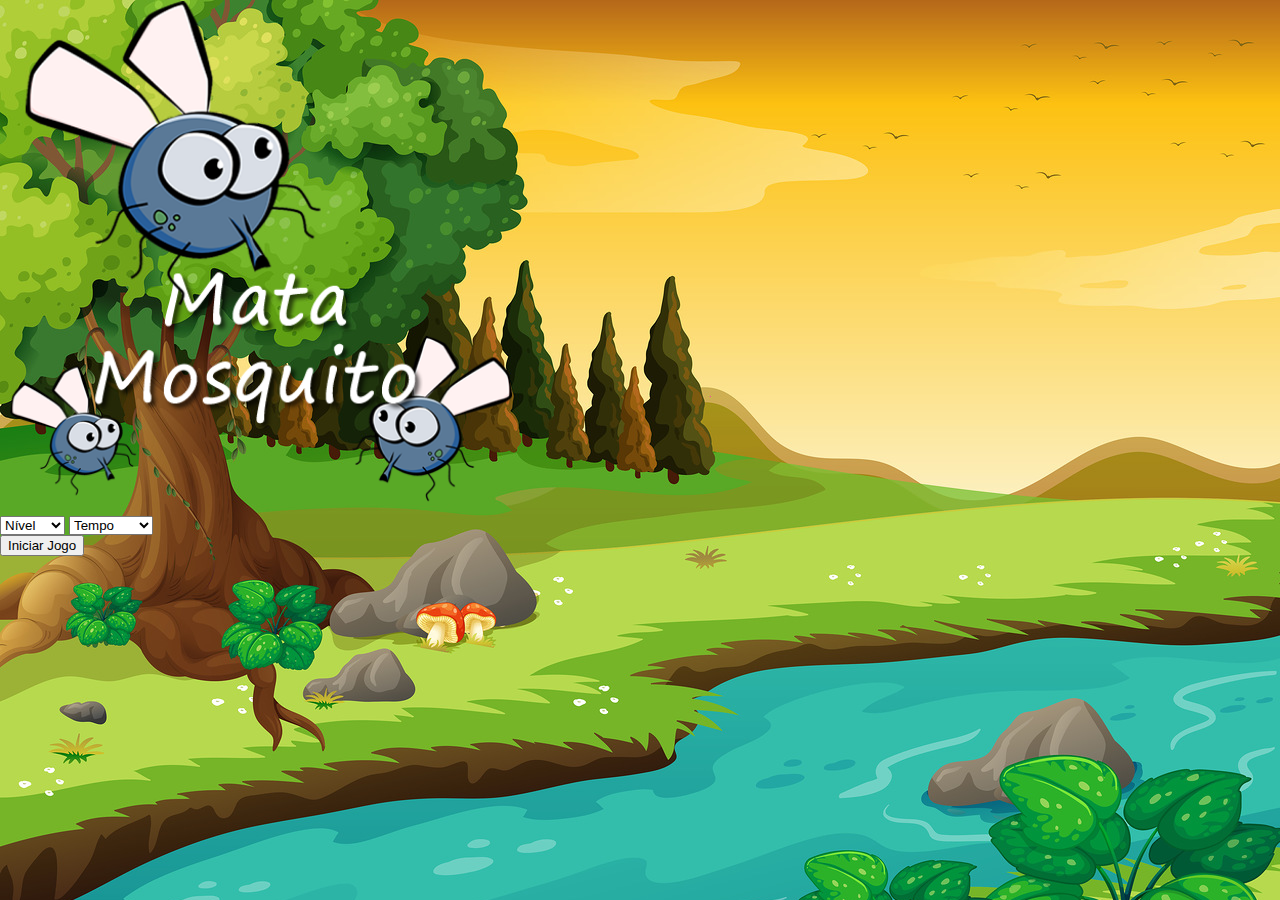
<file: pages/index.html>
<!DOCTYPE html>
<html lang="pt-br">

<head>
    <meta charset="UTF-8">
    <meta name="viewport" content="width=device-width, initial-scale=1.0">
    <link href="https://cdn.jsdelivr.net/npm/bootstrap@5.3.2/dist/css/bootstrap.min.css" rel="stylesheet"
        integrity="sha384-T3c6CoIi6uLrA9TneNEoa7RxnatzjcDSCmG1MXxSR1GAsXEV/Dwwykc2MPK8M2HN" crossorigin="anonymous">
    <link rel="stylesheet" href="/style.css">
    <title>Mata Mosquito</title>
</head>

<body>

    <div class="container">
        <div class="row">
            <div class="col">
                <div class="d-flex justify-content-center">
                    <img src="/img/game.png" alt="">
                </div>
            </div>
        </div>

        <div class="row">
            <div class="col">
                <div class="d-flex justify-content-center">
                    <div class="mb-2">
                        <select name="nivel" id="nivel" class="form-control mb-2">
                            <option value="" class="text-center">Nível</option>
                            <option value="facil">Fácil</option>
                            <option value="normal">Normal</option>
                            <option value="dificil">Difícil</option>
                        </select>

                        <select name="tempoJogo" id="tempoJogo" class="form-control">
                            <option value="" class="text-center">Tempo</option>
                            <option value=30>30 s</option>
                            <option value=60>1 min</option>
                            <option value=90>1 min 30 s</option>
                        </select>
                    </div>
                </div>
            </div>
        </div>

        <div class="row">
            <div class="col">
                <div class="d-flex justify-content-center">
                    <button type="button" class="btn btn-danger btn-lg" onclick="iniciarPartida()">Iniciar Jogo</button>
                </div>
            </div>
        </div>
    </div>


    <script>
        function iniciarPartida() {
            var nivel = document.getElementById('nivel').value
            var tempoJogo = document.getElementById('tempoJogo').value

            if (nivel === '') {
                alert('Selecione um nivel para iniciar o jogo')
                return false;
            }

            window.location.href = '/pages/app.html?nivel=' + nivel + '&tempoJogo=' + tempoJogo

        }
    </script>
</body>

</html>
</file>
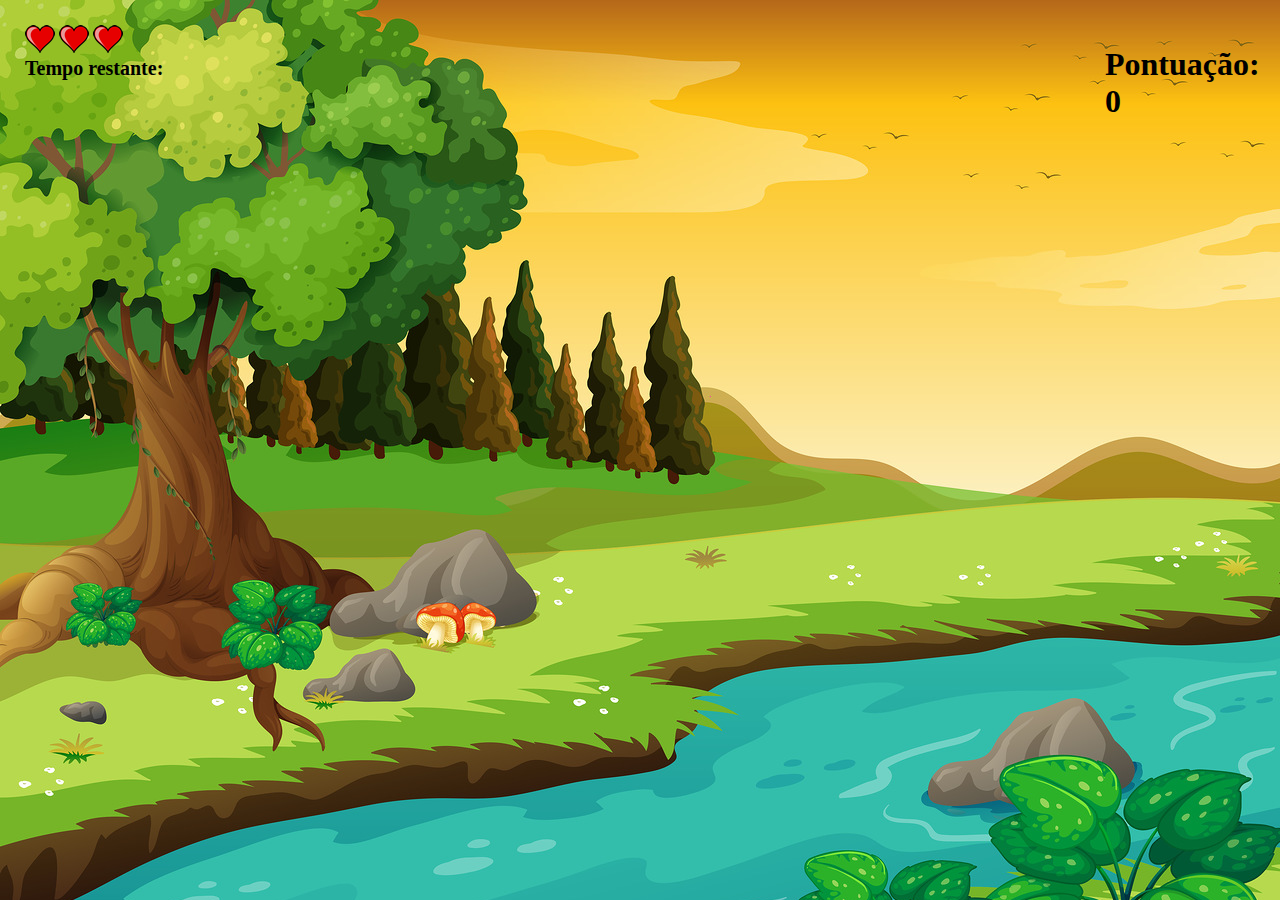
<file: pages/app.html>
<!DOCTYPE html>
<html lang="pt-br">

<head>
    <meta charset="UTF-8">
    <meta name="viewport" content="width=device-width, initial-scale=1.0">
    <link rel="stylesheet" href="/style.css">
    <script src="/jogo.js"></script>
    <title>App Mata Mosquito</title>
</head>

<body onresize="ajustaTamanho()">

    <div class="painel">
        <div class="vidas">
            <img id="v1" src="/img/coracao_cheio.png" alt="">
            <img id="v2" src="/img/coracao_cheio.png" alt="">
            <img id="v3" src="/img/coracao_cheio.png" alt="">
        </div>
        <div class="cronometro">
            Tempo restante: <span id="cronometro"></span>
        </div>
    </div>

    <div class="pontuacao">
        <h1> Pontuação: <span id="pontuacao"></span></h1>
    </div>


    <script>

        document.getElementById('cronometro').innerHTML = tempoJogo
        document.getElementById('pontuacao').innerHTML = 0

        var criaMosca = setInterval(function name(params) {
            posicaoMosquito();
        }, tempoMosca);

    </script>
</body>

</html>
</file>
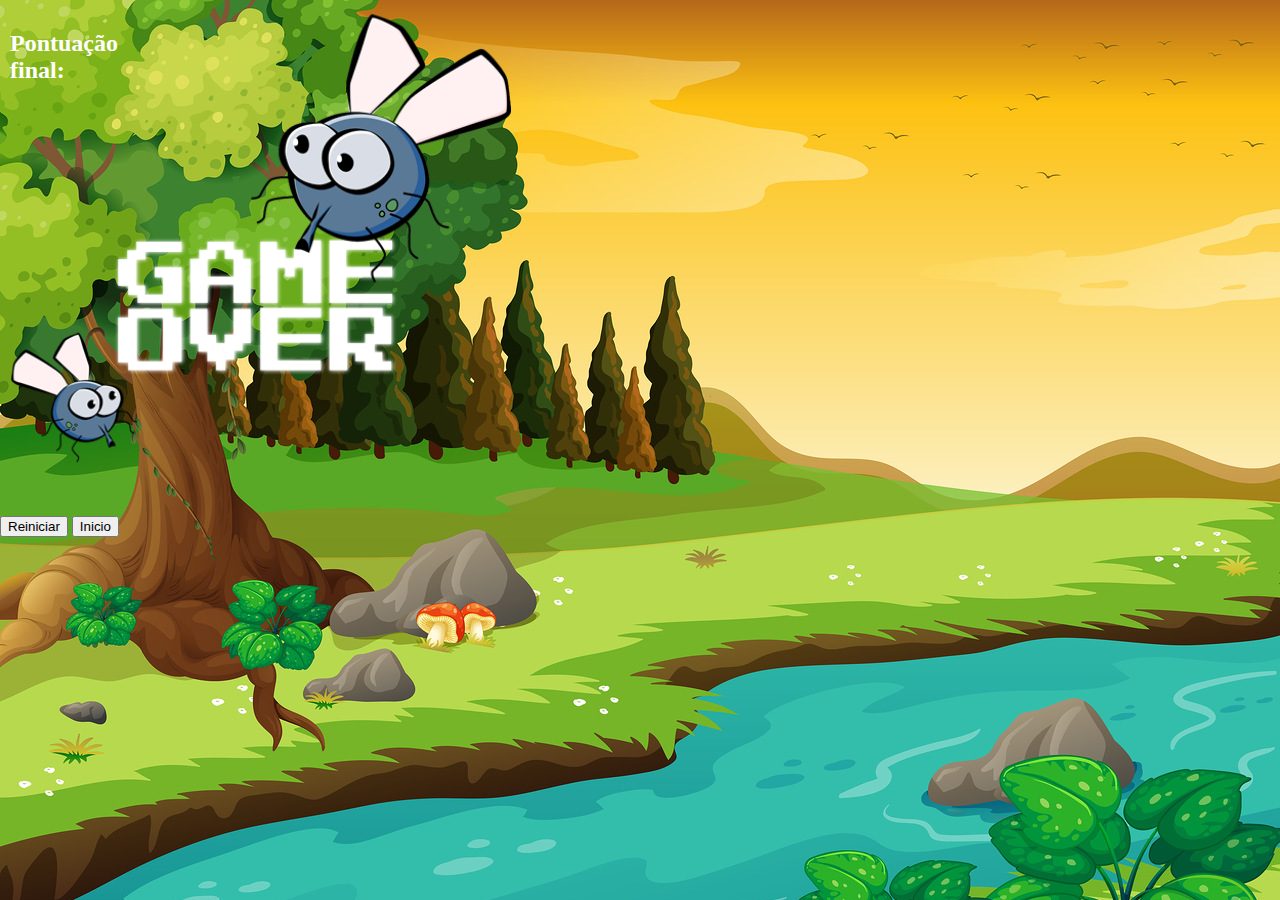
<file: pages/fim_de_jogo.html>
<!DOCTYPE html>
<html lang="pt-br">

<head>
    <meta charset="UTF-8">
    <meta name="viewport" content="width=device-width, initial-scale=1.0">
    <link href="https://cdn.jsdelivr.net/npm/bootstrap@5.3.2/dist/css/bootstrap.min.css" rel="stylesheet"
        integrity="sha384-T3c6CoIi6uLrA9TneNEoa7RxnatzjcDSCmG1MXxSR1GAsXEV/Dwwykc2MPK8M2HN" crossorigin="anonymous">
    <link rel="stylesheet" href="/style.css">
    <title>Game over</title>
</head>

<body>

    <div class="container">
        <div class="row">
            <div class="col">
                <div class="pontuacao_final">
                    <h2> Pontuação final: <span id="final"></span></h2>
                </div>
                <div class="d-flex justify-content-center">
                    <img src="/img/game_over.png" alt="">
                </div>
            </div>
        </div>

        <div class="row">
            <div class="col">
                <div class="d-flex justify-content-center">
                    <div class="d-flex flex-column col-3">
                        <button type="button" class="btn btn-dark btn-lg m-2" onclick="reiniciar()">Reiniciar</button>
                        <button type="button" class="btn btn-dark btn-lg m-2" onclick="inicioJogo()">Inicio</button>
                    </div>
                </div>
            </div>
        </div>
    </div>

    <script>
        var nivel;
        var tempoJogo;
        function getParams() {
            var queryString = window.location.search;
            var params = new URLSearchParams(queryString);
            pontuacao_final = params.get('pontuacao_final');
            inicio = params.get('nivel');
            tempoJogo = params.get('tempoJogo');
            document.getElementById('final').innerHTML = pontuacao_final
            nivel = inicio;
        }
        getParams();
        function reiniciar() {
            localStorage.setItem('pontuacao_final', 0);
            window.location.href = '/pages/app.html?nivel=' + nivel + '&tempoJogo=' + tempoJogo;
        }

        function inicioJogo() {
            window.location.href = '/pages/index.html'
        }
    </script>
</body>

</html>
</file>
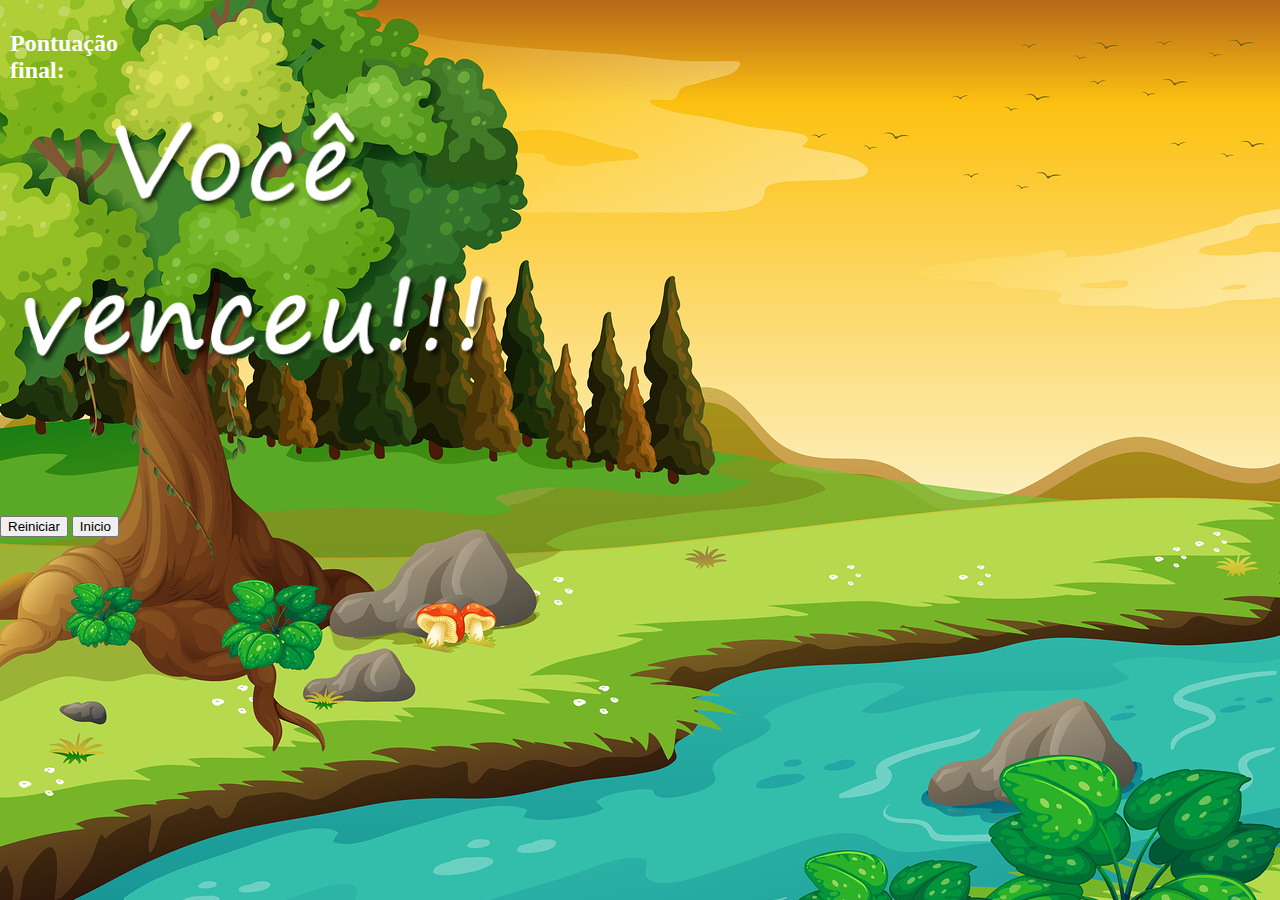
<file: pages/vitoria.html>
<!DOCTYPE html>
<html lang="pt-br">

<head>
    <meta charset="UTF-8">
    <meta name="viewport" content="width=device-width, initial-scale=1.0">
    <link href="https://cdn.jsdelivr.net/npm/bootstrap@5.3.2/dist/css/bootstrap.min.css" rel="stylesheet"
        integrity="sha384-T3c6CoIi6uLrA9TneNEoa7RxnatzjcDSCmG1MXxSR1GAsXEV/Dwwykc2MPK8M2HN" crossorigin="anonymous">
    <link rel="stylesheet" href="/style.css">
    <title>Vitoria</title>
</head>

<body>

    <div class="container">

        <div class="row">
            <div class="col">
                <div class="pontuacao_final">
                    <h2> Pontuação final: <span id="final"></span></h2>
                </div>
                <div class="d-flex justify-content-center">
                    <img src="/img/vitoria.png" alt="">
                </div>
            </div>
        </div>

        <div class="row">
            <div class="col">
                <div class="d-flex justify-content-center">
                    <div class="d-flex flex-column col-3">
                        <button type="button" class="btn btn-dark btn-lg m-2" onclick="reiniciar()">Reiniciar</button>
                        <button type="button" class="btn btn-dark btn-lg m-2" onclick="inicioJogo()">Inicio</button>
                    </div>
                </div>
            </div>
        </div>


    </div>

    <script>
        var nivel;
        var tempoJogo;
        function getParams() {
            var queryString = window.location.search;
            var params = new URLSearchParams(queryString);
            pontuacao_final = params.get('pontuacao_final');
            inicio = params.get('nivel');
            tempoJogo = params.get('tempoJogo');
            document.getElementById('final').innerHTML = pontuacao_final
            nivel = inicio;
        }
        getParams();
        function reiniciar() {
            window.location.href = '/pages/app.html?nivel=' + nivel + '&tempoJogo=' + tempoJogo
        }

        function inicioJogo() {
            window.location.href = '/pages/index.html'
        }
    </script>
</body>

</html>
</file>
<file: style.css>
html {
    cursor: url('img/mata_mosca.png') 30 30, auto;
}

body{
    margin: 0;
    padding: 0;
    background-image: url('img/bg.jpg');
    background-size: cover;
    background-repeat: no-repeat;
}

.painel {
    position: absolute;
    left: 15px;
    top: 15px;
    width: 190px;
    padding: 10px;
    background-color: transparent;
}

.pontuacao {
    position: absolute;
    right: 15px;
    top: 15px;
    width: 150px;
    padding: 10px;
    background-color: transparent;
}
.pontuacao_final {
    position: absolute;
    width: 150px;
    padding: 10px;
    color: rgb(255, 255, 255);
    background-color: transparent;
}

.vida {
    float: left;
}

.cronometro {
    float: left;
    font-size: 20px;
    font-weight: bold;
}

.container img {
    width: 40%;
}


.mosquito_um {
    width: 80px;
    height: 80px;
}
.mosquito_dois {
    width: 60px;
    height: 60px;
}
.mosquito_tres {
    width: 40px;
    height: 40px;
}

.esquerda {
    transform: scaleX(1);
}

.direita {
    transform: scaleX(-1);
}
</file>
